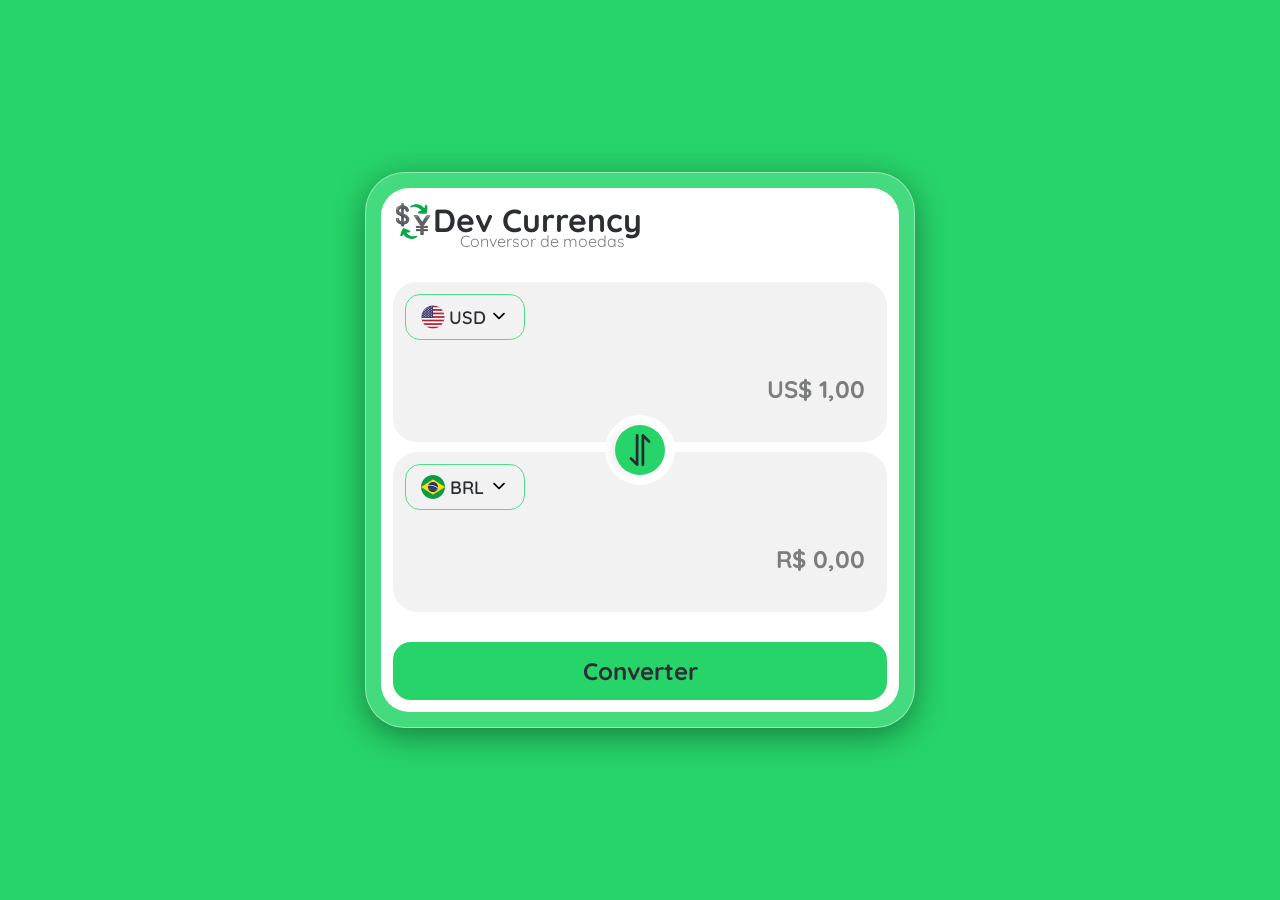
<file: index.html>
<!DOCTYPE html>
<html lang="pt-BR">
<head>
    <meta charset="UTF-8">
    <meta name="viewport" content="width=device-width, initial-scale=1.0">
    <link rel="preconnect" href="https://fonts.googleapis.com">
    <link rel="preconnect" href="https://fonts.gstatic.com" crossorigin>
    <link href="https://fonts.googleapis.com/css2?family=Quicksand:wght@300..700&display=swap" rel="stylesheet">
    <link rel="stylesheet" href="css/style.css">
    <title>Dev Currency | Conversor de Moedas</title>
</head>
<body>
    <main class="flex">
        <section class="glass flex">
            <div class="container flex">
                <div class="titulo flex">
                    <span>💱</span>
                    <div class="logo">
                        <h1>Dev Currency</h1>
                        <p>Conversor de moedas</p>
                    </div>
                </div>
                <form id="conversorDev" class="flex">
                    <div class="border">
                        <div class="container-converte">
                            <div class="converte-top flex">
                                <div class="seletores-moedas flex">
                                    <label for="btnMoedaTop"></label>
                                    <button class="btn-moeda flex" id="btnMoedaTop" data-dropdown="de">
                                        <img src="img/usd.png" class="bandeira"></img>
                                        <span class="codigo">USD</span>
                                        <span><img src="img/down.png" class="dropdown-arrow" alt="abrir seleção de moedas"/></span>
                                    </button>
                                    <ul class="menu-moedas escondido" data-menu="de">
                                        <li data-moeda="USD" data-bandeira="./img/usd.png" class="selecionado">
                                            <img src="./img/usd.png" class="bandeira" alt="Estados Unidos">Dólar Americano USD
                                        </li>
                                        <li data-moeda="BRL" data-bandeira="./img/brl.png">
                                            <img src="./img/brl.png" class="bandeira" alt="Brasil">Real BRL</li>
                                        <li data-moeda="EUR" data-bandeira="./img/eur.png">
                                            <img src="./img/eur.png" class="bandeira" alt="União Europeia">Euro EUR
                                        </li>
                                        <li data-moeda="JPY" data-bandeira="./img/jpy.png">
                                            <img src="./img/jpy.png" class="bandeira" alt="Japão">Iene Japonês JPY
                                        </li>
                                        <li data-moeda="GBP" data-bandeira="./img/gbp.png">
                                            <img src="./img/gbp.png" class="bandeira" alt="Reino Unido">Libra Esterlina GBP
                                        </li>
                                        <li data-moeda="AUD" data-bandeira="./img/aud.png">
                                            <img src="./img/aud.png" class="bandeira" alt="Austrália">Dólar Australiano AUD
                                        </li>
                                        <li data-moeda="CHF" data-bandeira="./img/chf.png">
                                            <img src="./img/chf.png" class="bandeira" alt="Suiça">Franco Suíço CHF
                                        </li>
                                        <li data-moeda="CAD" data-bandeira="./img/cad.png">
                                            <img src="./img/cad.png" class="bandeira" alt="Canadá">Dólar Canadense CAD
                                        </li>
                                        <li data-moeda="CNY" data-bandeira="./img/cny.png">
                                            <img src="./img/cny.png" class="bandeira" alt="China">Yuan Chinês CNY
                                        </li>
                                    </ul>
                                </div>
                                <label for="valorConverter"></label>
                                <input type="text" class="input-converte" id="valorConverter" placeholder="US$ 1,00"/>
                            </div>
                        </div>
                    </div>
                    <div class="divisor flex">
                        <div class="btn-inverter flex">
                            <img src="./img/arrows.png" alt="botao inverter selecao de moedas">
                        </div>
                    </div>
                    <div class="border">
                        <div class="container-converte">
                            <div class="converte-bottom flex">
                                <div class="seletores-moedas flex">
                                    <label for="btnMoedaBottom"></label>
                                    <button class="btn-moeda flex" id="btnMoedaBottom" data-dropdown="para">
                                        <img src="./img/brl.png" class="bandeira"></img>
                                        <span class="codigo">BRL</span>
                                        <span><img src="img/down.png" class="dropdown-arrow" alt="abrir seleção de moedas"/></span>
                                    </button>
                                    <ul class="menu-moedas escondido" data-menu="para">
                                        <li data-moeda="BRL" data-bandeira="./img/brl.png" class="selecionado">
                                            <img src="./img/brl.png" class="bandeira" alt="Brasil">Real BRL</li>
                                        <li data-moeda="USD" data-bandeira="./img/usd.png">
                                            <img src="./img/usd.png" class="bandeira" alt="Estados Unidos">Dólar Americano USD
                                        </li>
                                        <li data-moeda="EUR" data-bandeira="./img/eur.png">
                                            <img src="./img/eur.png" class="bandeira" alt="União Europeia">Euro EUR
                                        </li>
                                        <li data-moeda="JPY" data-bandeira="./img/jpy.png">
                                            <img src="./img/jpy.png" class="bandeira" alt="Japão">Iene Japonês JPY
                                        </li>
                                        <li data-moeda="GBP" data-bandeira="./img/gbp.png">
                                            <img src="./img/gbp.png" class="bandeira" alt="Reino Unido">Libra Esterlina GBP
                                        </li>
                                        <li data-moeda="AUD" data-bandeira="./img/aud.png">
                                            <img src="./img/aud.png" class="bandeira" alt="Austrália">Dólar Australiano AUD
                                        </li>
                                        <li data-moeda="CHF" data-bandeira="./img/chf.png">
                                            <img src="./img/chf.png" class="bandeira" alt="Suiça">Franco Suíço CHF
                                        </li>
                                        <li data-moeda="CAD" data-bandeira="./img/cad.png">
                                            <img src="./img/cad.png" class="bandeira" alt="Canadá">Dólar Canadense CAD
                                        </li>
                                        <li data-moeda="CNY" data-bandeira="./img/cny.png">
                                            <img src="./img/cny.png" class="bandeira" alt="China">Yuan Chinês CNY
                                        </li>
                                    </ul>
                                </div>
                                <label for="valorConvertido"></label>
                                <input type="text" id="valorConvertido" class="input-converte" placeholder="R$ 0,00"/>
                            </div>
                        </div>
                    </div>
                    <button class="converter">Converter</button>
                </form>
            </div>
        </section>
    </main>
</body>
<script src="./js/script.js"></script>
</html>
</file>
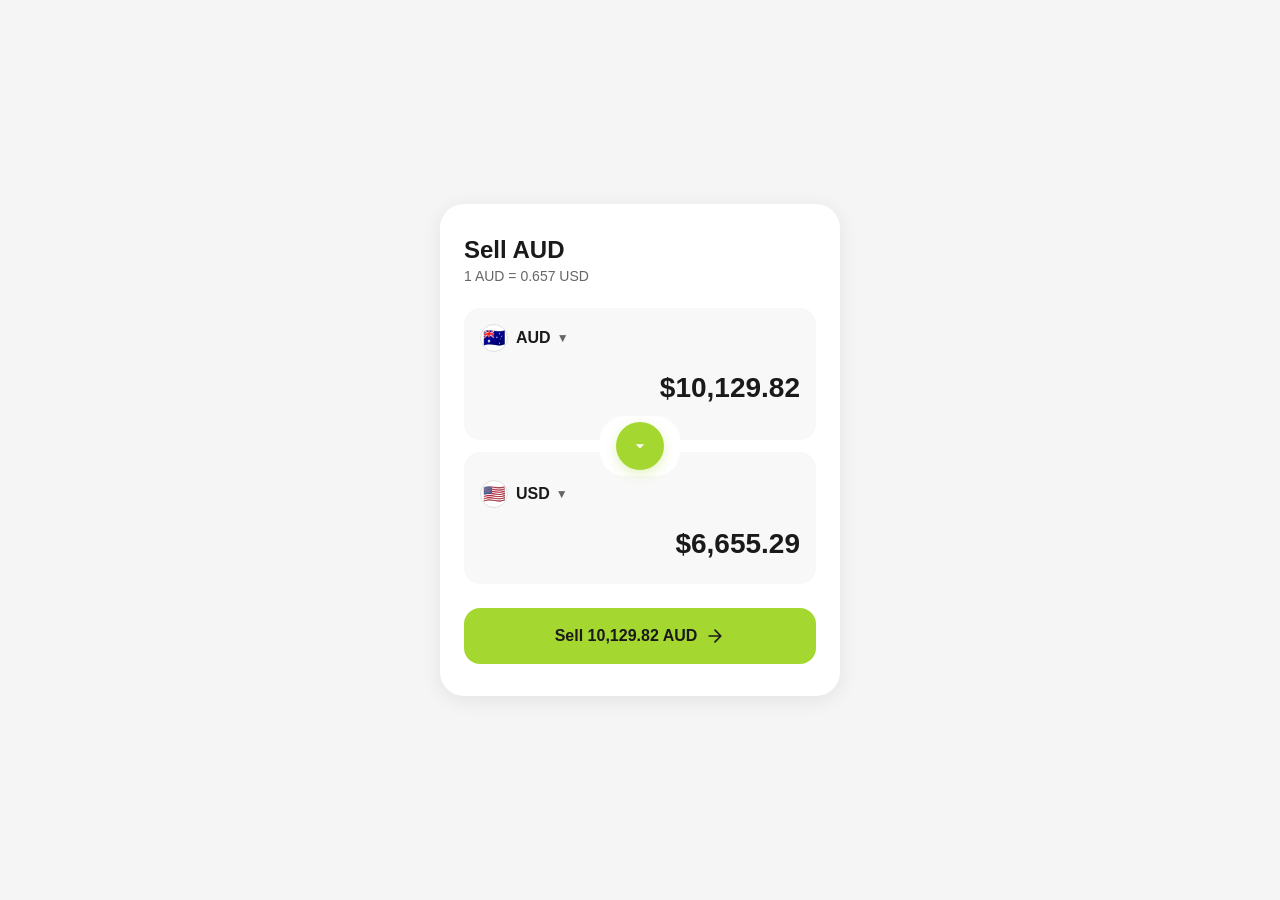
<file: teste.html>
<!DOCTYPE html>
<html lang="pt-BR">
<head>
  <meta charset="UTF-8">
  <meta name="viewport" content="width=device-width, initial-scale=1.0">
  <title>Currency Converter</title>
  <style>
    * {
      margin: 0;
      padding: 0;
      box-sizing: border-box;
    }

    body {
      font-family: -apple-system, BlinkMacSystemFont, 'Segoe UI', Roboto, Oxygen, Ubuntu, Cantarell, sans-serif;
      background: #f5f5f5;
      display: flex;
      justify-content: center;
      align-items: center;
      min-height: 100vh;
      padding: 20px;
    }

    .converter-card {
      background: white;
      border-radius: 24px;
      padding: 32px 24px;
      width: 100%;
      max-width: 400px;
      box-shadow: 0 4px 20px rgba(0, 0, 0, 0.08);
    }

    .header {
      margin-bottom: 8px;
    }

    .header h2 {
      font-size: 24px;
      font-weight: 600;
      color: #1a1a1a;
      margin-bottom: 4px;
    }

    .exchange-rate {
      font-size: 14px;
      color: #666;
      margin-bottom: 24px;
    }

    .converter-container {
      position: relative;
    }

    /* Currency Input Box */
    .currency-box {
      background: #f8f8f8;
      border-radius: 16px;
      padding: 16px;
      margin-bottom: 12px;
      position: relative;
    }

    .currency-box.top {
      padding-bottom: 28px;
    }

    .currency-box.bottom {
      padding-top: 28px;
      margin-bottom: 0;
    }

    /* Inverted Border Radius - TOP BOX */
    .currency-box.top::after {
      content: '';
      position: absolute;
      bottom: 0;
      left: 50%;
      transform: translateX(-50%);
      width: 80px;
      height: 24px;
      background: white;
      border-radius: 24px 24px 0 0;
    }

    /* Inverted Border Radius - BOTTOM BOX */
    .currency-box.bottom::before {
      content: '';
      position: absolute;
      top: 0;
      left: 50%;
      transform: translateX(-50%);
      width: 80px;
      height: 24px;
      background: white;
      border-radius: 0 0 24px 24px;
    }

    /* Currency Selector */
    .currency-selector {
      display: flex;
      align-items: center;
      gap: 8px;
      margin-bottom: 12px;
      cursor: pointer;
      width: fit-content;
    }

    .flag {
      width: 28px;
      height: 28px;
      border-radius: 50%;
      display: flex;
      align-items: center;
      justify-content: center;
      font-size: 18px;
      overflow: hidden;
      background: white;
      border: 1px solid #e0e0e0;
    }

    .currency-code {
      font-size: 16px;
      font-weight: 600;
      color: #1a1a1a;
      display: flex;
      align-items: center;
      gap: 6px;
    }

    .dropdown-arrow {
      font-size: 12px;
      color: #666;
    }

    /* Amount Input */
    .amount-input {
      width: 100%;
      background: transparent;
      border: none;
      outline: none;
      font-size: 28px;
      font-weight: 600;
      color: #1a1a1a;
      text-align: right;
      padding: 8px 0;
    }

    .amount-input::placeholder {
      color: #ccc;
    }

    /* Conversion Button */
    .conversion-btn-wrapper {
      position: absolute;
      top: 50%;
      left: 50%;
      transform: translate(-50%, -50%);
      z-index: 10;
    }

    .conversion-btn {
      width: 48px;
      height: 48px;
      border-radius: 50%;
      background: #a4d831;
      border: none;
      cursor: pointer;
      display: flex;
      align-items: center;
      justify-content: center;
      box-shadow: 0 4px 12px rgba(164, 216, 49, 0.3);
      transition: all 0.3s ease;
    }

    .conversion-btn:hover {
      background: #95c922;
      transform: scale(1.05);
    }

    .conversion-btn:active {
      transform: scale(0.95);
    }

    .arrow-icon {
      width: 20px;
      height: 20px;
      display: flex;
      align-items: center;
      justify-content: center;
    }

    .arrow-icon svg {
      width: 20px;
      height: 20px;
      fill: white;
    }

    /* Submit Button */
    .submit-btn {
      width: 100%;
      background: #a4d831;
      color: #1a1a1a;
      border: none;
      border-radius: 16px;
      padding: 18px;
      font-size: 16px;
      font-weight: 600;
      cursor: pointer;
      margin-top: 24px;
      display: flex;
      align-items: center;
      justify-content: center;
      gap: 8px;
      transition: all 0.3s ease;
    }

    .submit-btn:hover {
      background: #95c922;
    }

    .submit-btn:active {
      transform: scale(0.98);
    }
  </style>
</head>
<body>
  <div class="converter-card">
    <div class="header">
      <h2>Sell AUD</h2>
      <p class="exchange-rate">1 AUD = 0.657 USD</p>
    </div>

    <div class="converter-container">
      <!-- Top Currency Box -->
      <div class="currency-box top">
        <div class="currency-selector">
          <div class="flag">🇦🇺</div>
          <div class="currency-code">
            AUD
            <span class="dropdown-arrow">▼</span>
          </div>
        </div>
        <input 
          type="text" 
          class="amount-input" 
          value="$10,129.82"
          placeholder="$0.00"
        >
      </div>

      <!-- Conversion Button -->
      <div class="conversion-btn-wrapper">
        <button class="conversion-btn">
          <div class="arrow-icon">
            <svg viewBox="0 0 24 24" xmlns="http://www.w3.org/2000/svg">
              <path d="M7 10l5 5 5-5H7z"/>
            </svg>
          </div>
        </button>
      </div>

      <!-- Bottom Currency Box -->
      <div class="currency-box bottom">
        <div class="currency-selector">
          <div class="flag">🇺🇸</div>
          <div class="currency-code">
            USD
            <span class="dropdown-arrow">▼</span>
          </div>
        </div>
        <input 
          type="text" 
          class="amount-input" 
          value="$6,786.43"
          placeholder="$0.00"
        >
      </div>
    </div>

    <!-- Submit Button -->
    <button class="submit-btn">
      Sell 10,129.82 AUD
      <svg width="20" height="20" viewBox="0 0 24 24" fill="none" xmlns="http://www.w3.org/2000/svg">
        <path d="M5 12h14m-7-7l7 7-7 7" stroke="currentColor" stroke-width="2" stroke-linecap="round" stroke-linejoin="round"/>
      </svg>
    </button>
  </div>

  <script>
    // Conversão automática
    const topInput = document.querySelectorAll('.amount-input')[0];
    const bottomInput = document.querySelectorAll('.amount-input')[1];
    const conversionBtn = document.querySelector('.conversion-btn');
    const submitBtn = document.querySelector('.submit-btn');

    const exchangeRate = 0.657;

    // Formatar número como moeda
    function formatCurrency(value) {
      return new Intl.NumberFormat('en-US', {
        style: 'currency',
        currency: 'USD',
      }).format(value);
    }

    // Converter de AUD para USD
    function convertCurrency() {
      const audValue = parseFloat(topInput.value.replace(/[^0-9.]/g, ''));
      if (!isNaN(audValue)) {
        const usdValue = audValue * exchangeRate;
        bottomInput.value = formatCurrency(usdValue);
        updateSubmitButton(audValue);
      }
    }

    // Atualizar botão de submit
    function updateSubmitButton(value) {
      const formatted = new Intl.NumberFormat('en-US').format(value);
      submitBtn.innerHTML = `
        Sell ${formatted} AUD
        <svg width="20" height="20" viewBox="0 0 24 24" fill="none" xmlns="http://www.w3.org/2000/svg">
          <path d="M5 12h14m-7-7l7 7-7 7" stroke="currentColor" stroke-width="2" stroke-linecap="round" stroke-linejoin="round"/>
        </svg>
      `;
    }

    // Eventos
    topInput.addEventListener('input', convertCurrency);
    
    conversionBtn.addEventListener('click', () => {
      // Trocar valores
      const temp = topInput.value;
      topInput.value = bottomInput.value;
      bottomInput.value = temp;
      
      // Animar botão
      conversionBtn.style.transform = 'rotate(180deg)';
      setTimeout(() => {
        conversionBtn.style.transform = 'rotate(0deg)';
      }, 300);
    });

    submitBtn.addEventListener('click', () => {
      alert('Conversão realizada com sucesso!');
    });

    // Formatação inicial
    convertCurrency();
  </script>
</body>
</html>
</file>
<file: css/style.css>
* {
    margin: 0;
    padding: 0;
    box-sizing: border-box;
    font-family: "Quicksand", sans-serif;
}

:root {
--bg-principal: #27D469;
--bg-btn:  #2FA84F;
--bg-card:  #51DE88;
--bg-cinza-escuro:  #2B2F33;
--bg-cinza:  #7c7d7e;
--bg-neutro-01:  #FFF;
--bg-neutro-02:  #f2f2f2;

--error:  #E5484D;
--sucesso:  #2FA84F;
--atencao: #F5A524; 
}

/* Geral */

h1, h2, h3 {
    font-weight: 700;
    color: var(--bg-cinza-escuro);
}

p {
    font-weight: 400;
    font-size: 1rem;
    color: var(--bg-cinza);
}

.flex {
    display: flex;
}

body {
    display: flex;
    justify-content: center;
    align-items: center;
    background-color: var(--bg-principal);
    width: 100dvw;
    height: 100dvh;
}

main {
    max-width: 1200px;
    justify-content: center;
    align-items: center;
    margin: 0 auto;
    width: 100%;
    margin: 0 auto;
}

.glass {
  width: 100%;
  max-width: 550px;
  background: #51de87b6;
  backdrop-filter: blur(8px);
  -webkit-backdrop-filter: blur(8px);
  border-radius: 40px;
  border: 1px solid rgba(255, 255, 255, 0.4);
  box-shadow: 0 8px 32px rgba(0, 0, 0, 0.4);
  padding: 15px;
  position: relative;
  overflow: visible;
}

/* conversor */

.container {
    flex-direction: column;
    width: 100%;
    background-color: var(--bg-neutro-01);
    border-radius: 28px;
    gap: 10px;
    padding: 12px;
    overflow: visible;
}

/* header */

.titulo {
    flex-direction: row;
    text-align: left;
    margin-bottom: 12px;
}

.titulo span {
    font-size: 2rem;
    font-weight: 700;
}
.logo h1 {
    color: var(--bg-cinza-escuro);
    font-size: 2rem;
}
.logo p {
    position: relative;
    top: -9px;
    right: -27px;
}

/* container input */

form {
    flex-direction: column;
    width: 100%;
    gap: 10px;
    overflow: visible;
}

.converte-top, .converte-bottom {
    position: relative;
    flex-direction: column;
    background-color: var(--bg-neutro-02);
    border-radius: 24px;
    padding: 12px 8px;
    width: 100%;
    gap: 10px;
    overflow: visible;
}

/* botao dropdown */

.seletores-moedas {
    position: relative;
    align-items: center;
    width: 120px;
    border-radius: 8px;
    min-width: 200px;
    gap: 4px;
}

label {
    font-weight: 600;
    color: var(--bg-cinza);
}

.btn-moeda {
    background-color: var(--bg-neutro-02);
    border: 1px solid var(--bg-card);
    color: var(--bg-cinza-escuro);
    border-radius: 15px;
    padding: 10px 15px;
    cursor: pointer;
    justify-content: space-between;
    align-items: center;
    min-width: 120px;
}

.btn-moeda:hover {
      border-color: var(--bg-btn);
}

.dropdown-arrow {
    width: 20px;
    height: 20px;
}

/* menu dropdown */

.menu-moedas {
    position: absolute;
    top: 45px;
    list-style: none;
    margin-top: 5px;
    background-color: #87f2b0b8;
    backdrop-filter: blur(8px);
    border: 1px solid var(--bg-neutro-02);
    border-radius: 15px;
    width: 230px;
    box-shadow: 0 4px 10px rgba(0, 0, 0, 0.08);
    z-index: 100;
}

.menu-moedas li {
    display: flex;
    align-items: center;
    font-size: 1rem;
    font-weight: 600;
    color: #3a3b3b;
    gap: 10px;
    padding: 10px;
    cursor: pointer;
}

.menu-moedas li:hover {
    background-color: var(--bg-principal);
    color: var(--bg-neutro-02);
    border-radius: 8px;
}

.selecionado {
    background-color: var(--bg-card);
    color: var(--bg-neutro-02);
    font-weight: 700;
    border-radius: 8px;
}

.codigo {
    font-size: 1.125rem;
    font-weight: 600;
    color: var(--bg-cinza-escuro);
}

.escondido {
    display: none;
}

.input-converte {
    outline: none;
    border: none;
    background-color: transparent;
    padding: 14px;
    width: 100%;
    font-size: 1.5rem;
    font-weight: 700;
    text-align: right;
    color: var(--bg-cinza-escuro);
    margin-bottom: 12px;
}

.input-converte::placeholder {
    color: var(--bg-cinza);
}

/* botao de inverter */

.divisor {
    align-items: center;
    background-color: var(--bg-neutro-01);
    border-radius: 50%;
    width: 70px;
    height: 70px;
    margin: 0 auto;
    position: absolute;
    top: 50%;
    left: 50%;
    transform: translate(-50%, -50%);
    z-index: 1;
}

.btn-inverter {
    position: relative;
    justify-content: center;
    align-items: center;
    background-color: var(--bg-principal);
    box-shadow: 0 4px 10px rgba(0, 0, 0, 0.08);
    border-radius: 50%;
    width: 50px;
    height: 50px;
    cursor: pointer;
    margin: 0 auto;
    transform: rotate(90deg);
}

/* botao de converter */

.converter {
    background-color: var(--bg-principal);
    color: var(--bg-cinza-escuro);
    border: none;
    border-radius: 18px;
    padding: 14px;
    margin-top: 20px;
    font-size: 1.5rem;
    font-weight: 700;
    cursor: pointer;
    transition: all 0.3s ease;
    position: relative;
}

.converter:hover {
    filter: brightness(0.9);
    transform: translateY(-5px);
    box-shadow: 0px 10px 15px -3px rgba(0, 0, 0, 0.2);
}

.converter.loading::after {
    content: '';
    position: absolute;
    width: 20px;
    height: 20px;
    top: 50%;
    left: 50%;
    margin-left: -10px;
    margin-top: -10px;
    border: 3px solid var(--bg-cinza-escuro);
    border-radius: 50%;
    border-top-color: transparent;
}

/* resposividade */

@media screen and (max-width: 768px) {
    main {
        padding: 15px;
        height: auto;
        min-height: 100dvh;
    }
}
</file>
